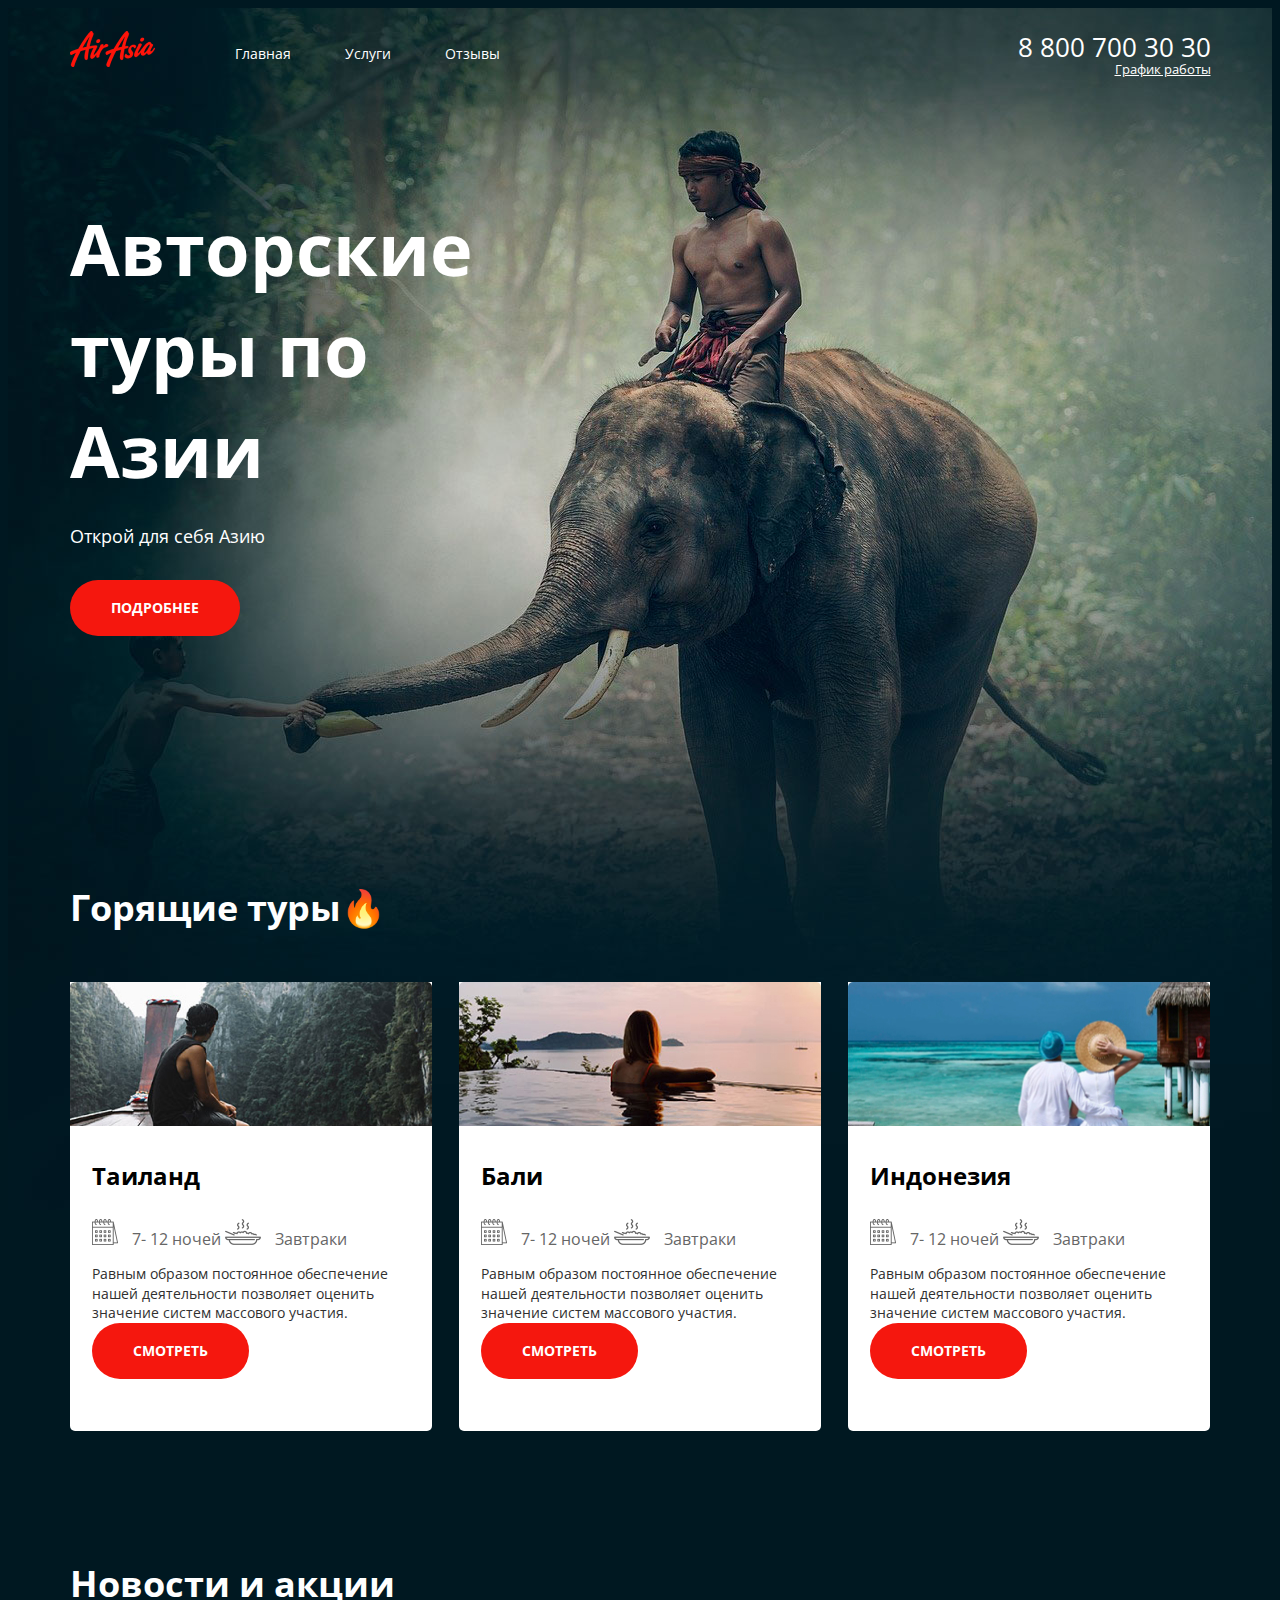
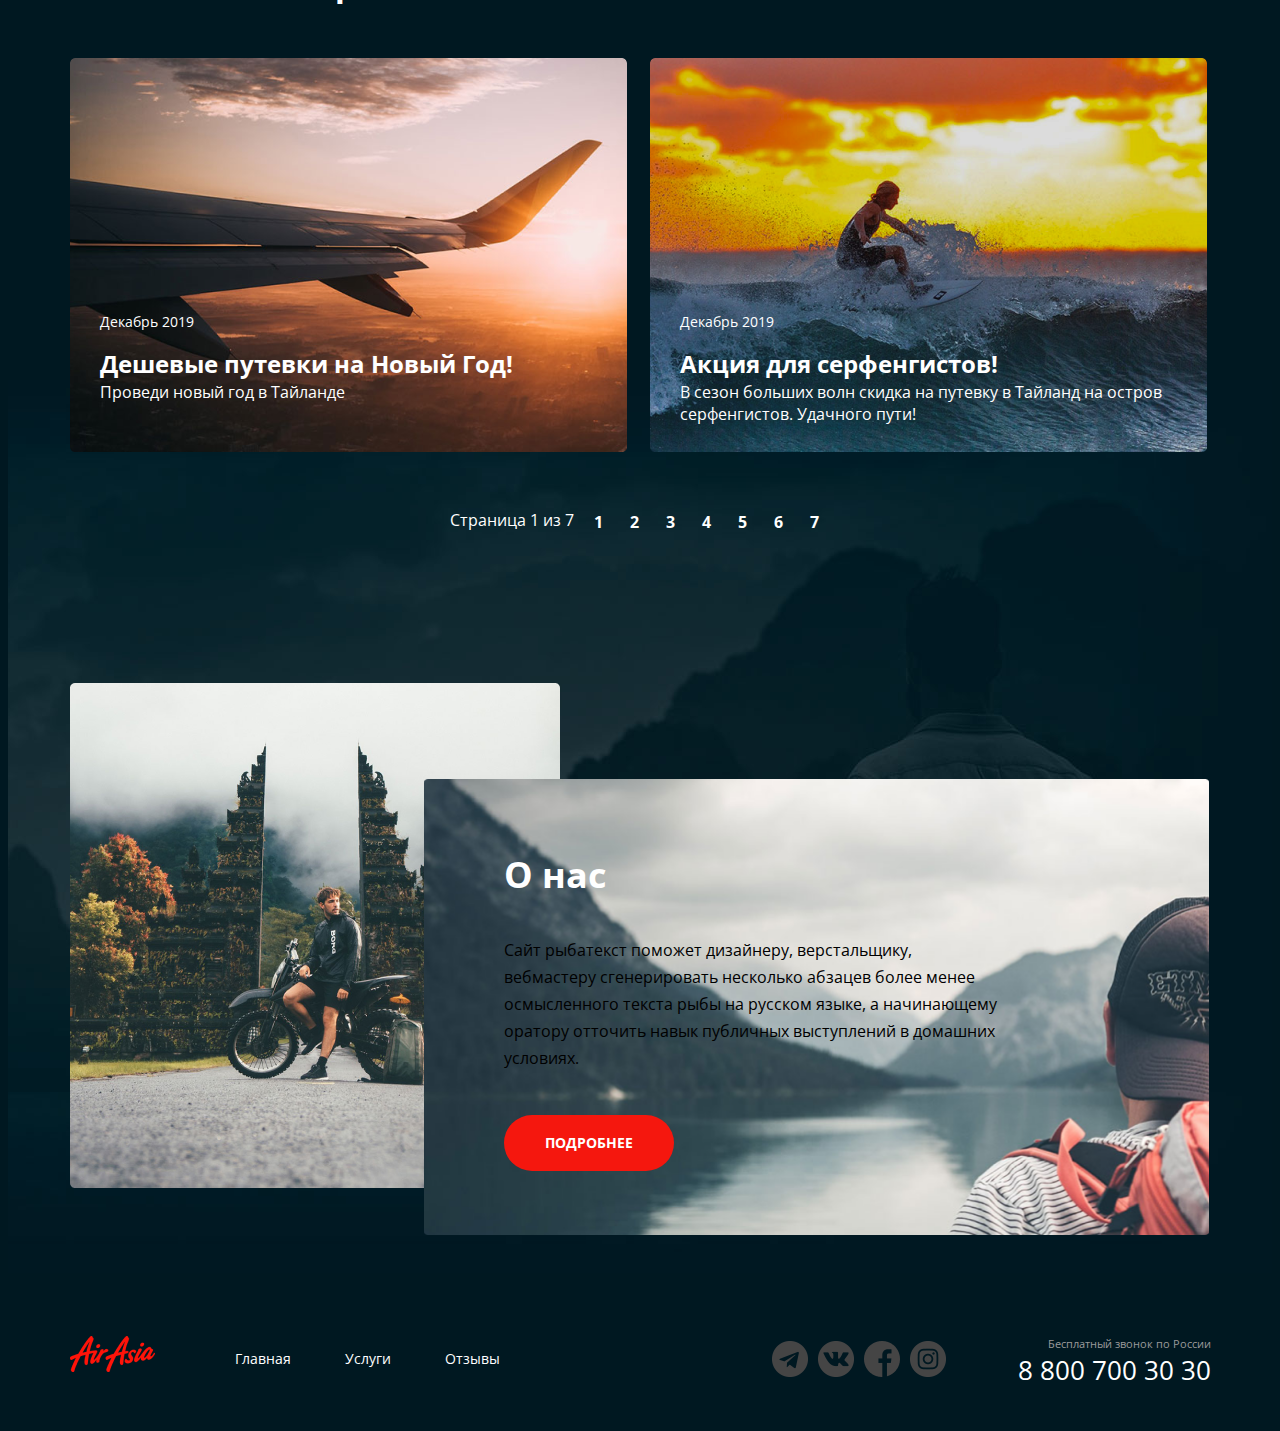
<file: index.html>
<!DOCTYPE html>
<html lang="ru">

<head>
    <meta charset="UTF-8">
    <meta http-equiv="X-UA-Compatible" content="IE=edge">
    <meta name="viewport" content="width=device-width, initial-scale=1.0">
    <link rel="preconnect" href="https://fonts.googleapis.com">
    <link rel="preconnect" href="https://fonts.gstatic.com" crossorigin>
    <link href="https://fonts.googleapis.com/css2?family=Open+Sans:wght@400;700&display=swap" rel="stylesheet">
    <link rel="stylesheet" href="./main.css">
    <title>AirAsia</title>
</head>

<body>
    <div class="wrapper main-page-wrapper">

        <section class="hero">
            <div class="container hero">
                <header class="header">
                    <a href="/" class="logo">
                        <img src="/Img/logo.png" alt="AirAsiaLogo" class="logo__img">
                    </a>
                    <nav class="menu">
                        <ul class="menu__list">
                            <li class="menu__item"><a href="" class="menu__link">Главная</a> </li>
                            <li class="menu__item"><a href="" class="menu__link">Услуги</a> </li>
                            <li class="menu__item"><a href="" class="menu__link">Отзывы</a> </li>
                        </ul>
                    </nav>
                    <address class="contacts">
                        <a href="+78007003030" class="contacts__phone">8 800 700 30 30</a>
                        <div class="contacts__dropdown-title">График работы</div>
                    </address>
                </header>
                <div class="hero__content">
                    <div class="hero__text-section">
                        <h1 class="hero__title">Авторские туры по Азии</h1>
                        <h4 class="hero__subtitle">Открой для себя Азию</h4>
                        <a href="" class="btn">Подробнее</a>
                    </div>
                </div>
            </div>
        </section>

        <section class="section">
            <div class="container tour">
                <h2 class="section__title">Горящие туры🔥</h2>
                <ul class="tour__item">
                    <li class="tour__list-item">
                        <div class="tour__header">
                            <img src="/Img/river.jpg" alt="">
                        </div>
                        <div class="tour__content">
                            <div class="tour__title">Таиланд</div>
                           <div class="tour__icon-cell">
                                <div class="tour__cell">
                                    <div class="tour__icon">
                                        <img src="/Img/calendar.png" alt="">
                                    </div>
                                    <div class="icon__text">7- 12 ночей</div>
                                </div>
                                <div class="tour__cell">
                                    <div class="tour__icon">
                                        <img src="/Img/meal.png" alt=""></div>
                                    <div class="icon__text">Завтраки</div>
                                </div>
                           </div>
                            <div class="tour__text">Равным образом постоянное обеспечение нашей деятельности позволяет
                                оценить значение систем массового участия.</div>
                            <a href="#" class="btn">Смотреть</a>
                        </div>
                    </li>
                    <li class="tour__list-item">
                        <div class="tour__header">
                            <img src="/Img/pool.jpg" alt="">
                        </div>
                        <div class="tour__content">
                            <div class="tour__title">Бали</div>
                            <div class="tour__subs">
                                <div class="tour__icon">
                                    <img src="/Img/calendar.png" alt="">
                                </div>
                                <div class="icon__text">7- 12 ночей</div>
                                <div class="tour__icon">
                                    <img src="/Img/meal.png" alt="">
                                </div>
                                <div class="icon__text">Завтраки</div>
                            </div>
                            <div class="tour__text">Равным образом постоянное обеспечение нашей деятельности позволяет
                                оценить значение систем массового участия.
                            </div>
                            <a href="#" class="btn">Смотреть</a>
                        </div>
                    </li>
                    <li class="tour__list-item">
                        <div class="tour__header">
                            <img src="/Img/ocean.jpg" alt="">
                        </div>
                        <div class="tour__content">
                            <div class="tour__title">Индонезия</div>
                            <div class="tour__subs">
                                <div class="tour__icon">
                                    <img src="/Img/calendar.png" alt="">
                                </div>
                                <div class="icon__text">7- 12 ночей</div>
                                <div class="tour__icon">
                                    <img src="/Img/meal.png" alt="">
                                </div>
                                <div class="icon__text">Завтраки</div>
                            </div>
                            <div class="tour__text">Равным образом постоянное обеспечение нашей деятельности позволяет
                                оценить значение систем массового участия.</div>
                            <a href="#" class="btn">Смотреть</a>
                        </div>
                    </li>
                </ul>
            </div>
        </section>

        <section class="section">
            <div class="container news">
                <h2 class="section__title">Новости и акции</h2>
                <ul class="news">
                    <li class="news__item">
                        <img src="/Img/plain.png" alt="">
                        <div class="news__text-content">
                            <div class="news__date">Декабрь 2019</div>
                            <div class="news__title">Дешевые путевки на Новый Год!</div>
                            <div class="nwes__disc">Проведи новый год в Тайланде</div>
                        </div>
                    </li>
                    <li class="news__item">
                        <img src="/Img/Surfer.png" alt="">
                        <div class="news__text-content">
                            <div class="news__date">Декабрь 2019</div>
                            <div class="news__title">Акция для серфенгистов!</div>
                            <div class="nwes__disc">В сезон больших волн скидка на путевку в Тайланд на остров
                                серфенгистов. Удачного пути!</div>
                        </div>
                    </li>
                </ul>

                <div class="pager">
                    <div class="pager__display">Страница 1 из 7</div>
                    <ul class="pager__list">
                        <li class="pager__item"> <a href="#" class="pager__link">1</a></li>
                        <li class="pager__item"> <a href="#" class="pager__link">2</a></li>
                        <li class="pager__item"> <a href="#" class="pager__link">3</a></li>
                        <li class="pager__item"> <a href="#" class="pager__link">4</a></li>
                        <li class="pager__item"> <a href="#" class="pager__link">5</a></li>
                        <li class="pager__item"> <a href="#" class="pager__link">6</a></li>
                        <li class="pager__item"> <a href="#" class="pager__link">7</a></li>
                    </ul>
                </div>
            </div>
        </section>

        <section class="section">
            <div class="container weare">
                <div class="about">
                    <div class="about__desc">
                        <h2 class="about__title">О нас</h2>
                        <div class="aboute__desc-text">
                            <p>
                                Сайт рыбатекст поможет дизайнеру, верстальщику, вебмастеру сгенерировать несколько
                                абзацев более менее осмысленного текста рыбы на русском языке, а начинающему оратору
                                отточить навык публичных выступлений в домашних условиях.
                            </p>
                        </div>
                        <a href="#" class="btn">Подробнее</a>
                    </div>
                </div>
            </div>
        </section>

        <footer class="footer-container">
            <div class="container footer1">
                <div class="footer">
                    <a href="/" class="logo">
                        <img src="/Img/logo.png" alt="AirAsiaLogo" class="logo__img">
                    </a>
                    <nav class="menu">
                        <ul class="menu__list">
                            <li class="menu__item"><a href="" class="menu__link">Главная</a> </li>
                            <li class="menu__item"><a href="" class="menu__link">Услуги</a> </li>
                            <li class="menu__item"><a href="" class="menu__link">Отзывы</a> </li>
                        </ul>
                    </nav>
                    <ul class="socials">
                        <li class="socials__item socials__item--icon-tg">
                            <a href="#" class="socials__link"></a>
                        </li>
                        <li class="socials__item socials__item--icon-vk">
                            <a href="#" class="socials__link"></a>
                        </li>
                        <li class="socials__item socials__item--icon-fb">
                            <a href="#" class="socials__link"></a>
                        </li>
                        <li class="socials__item socials__item--icon-insta">
                            <a href="#" class="socials__link"></a>
                        </li>
                    </ul>
                    <address class="contacts">
                        <div class="contacts__dics">Бесплатный звонок по России</div>
                        <a href="+78007003030" class="contacts__phone">8 800 700 30 30</a>
                    </address>
                </div>
            </div>
        </footer>
    </div>
</body>

</html>
</file>
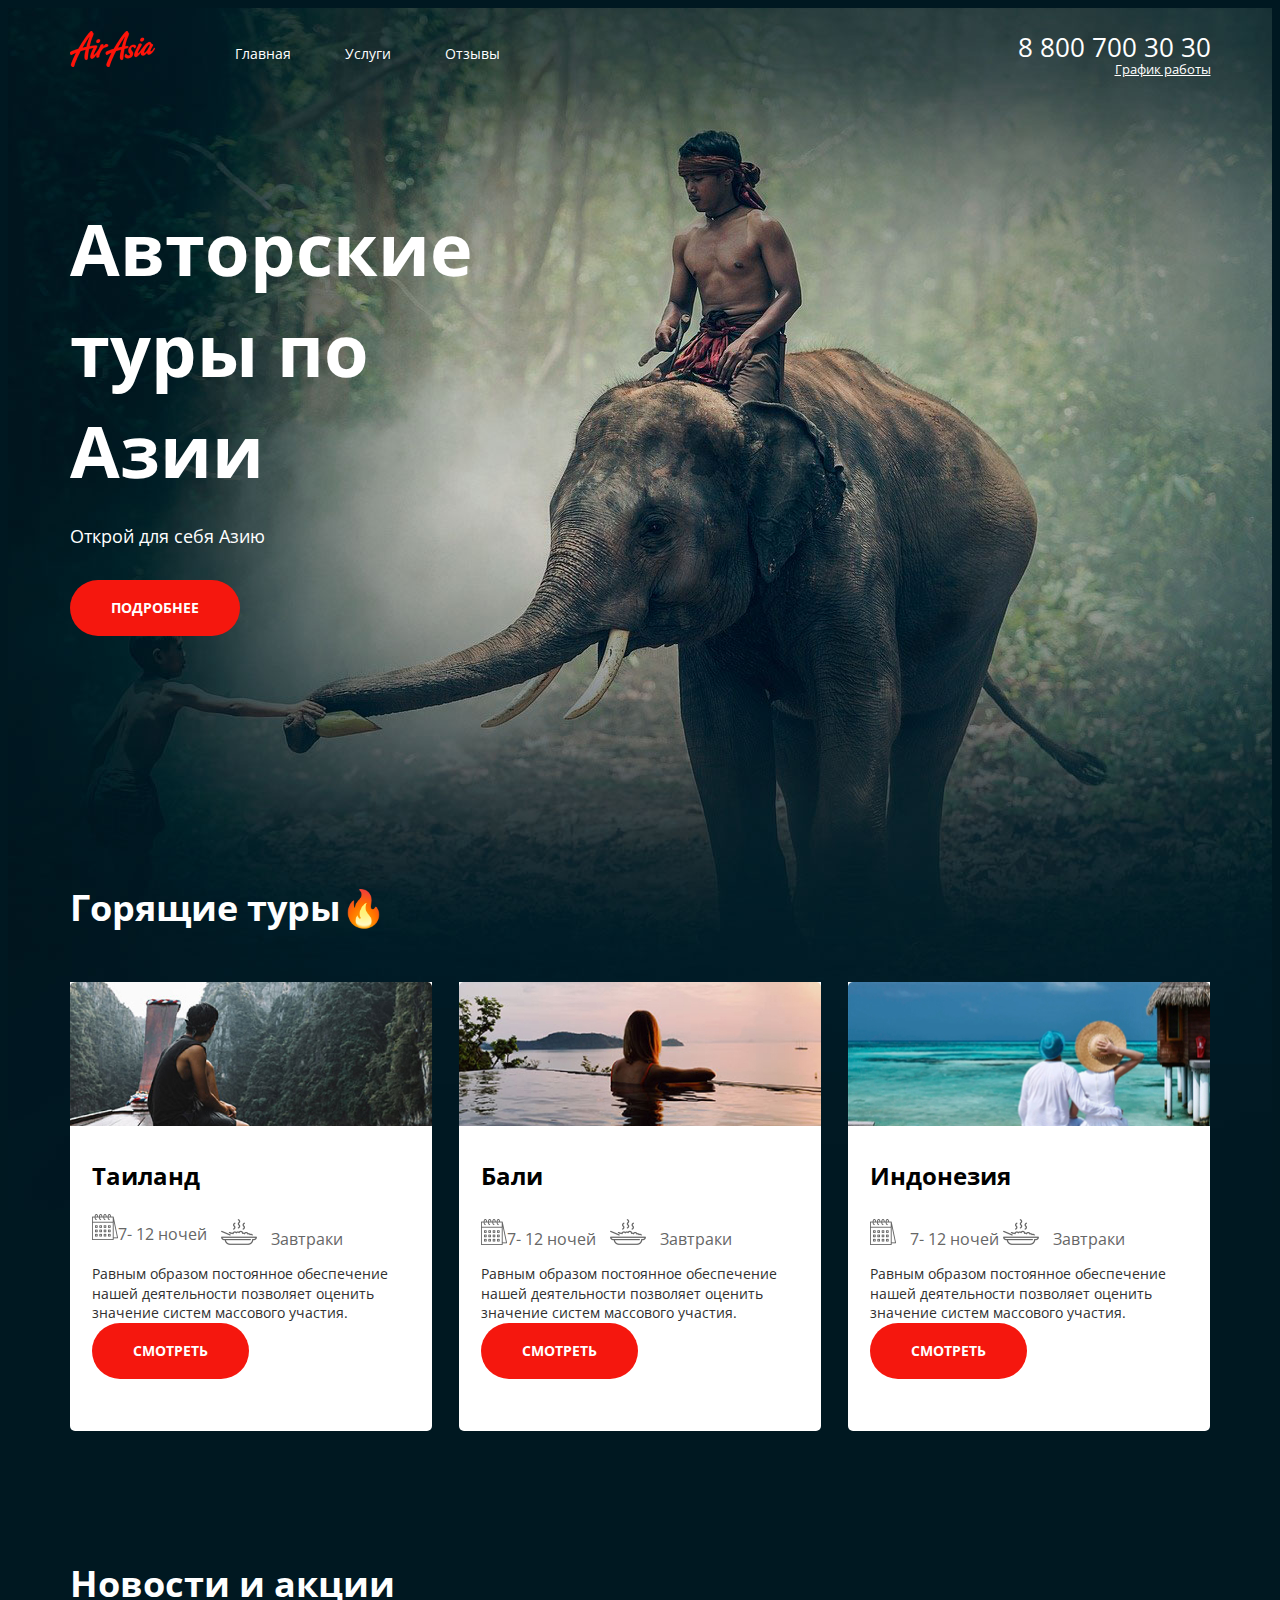
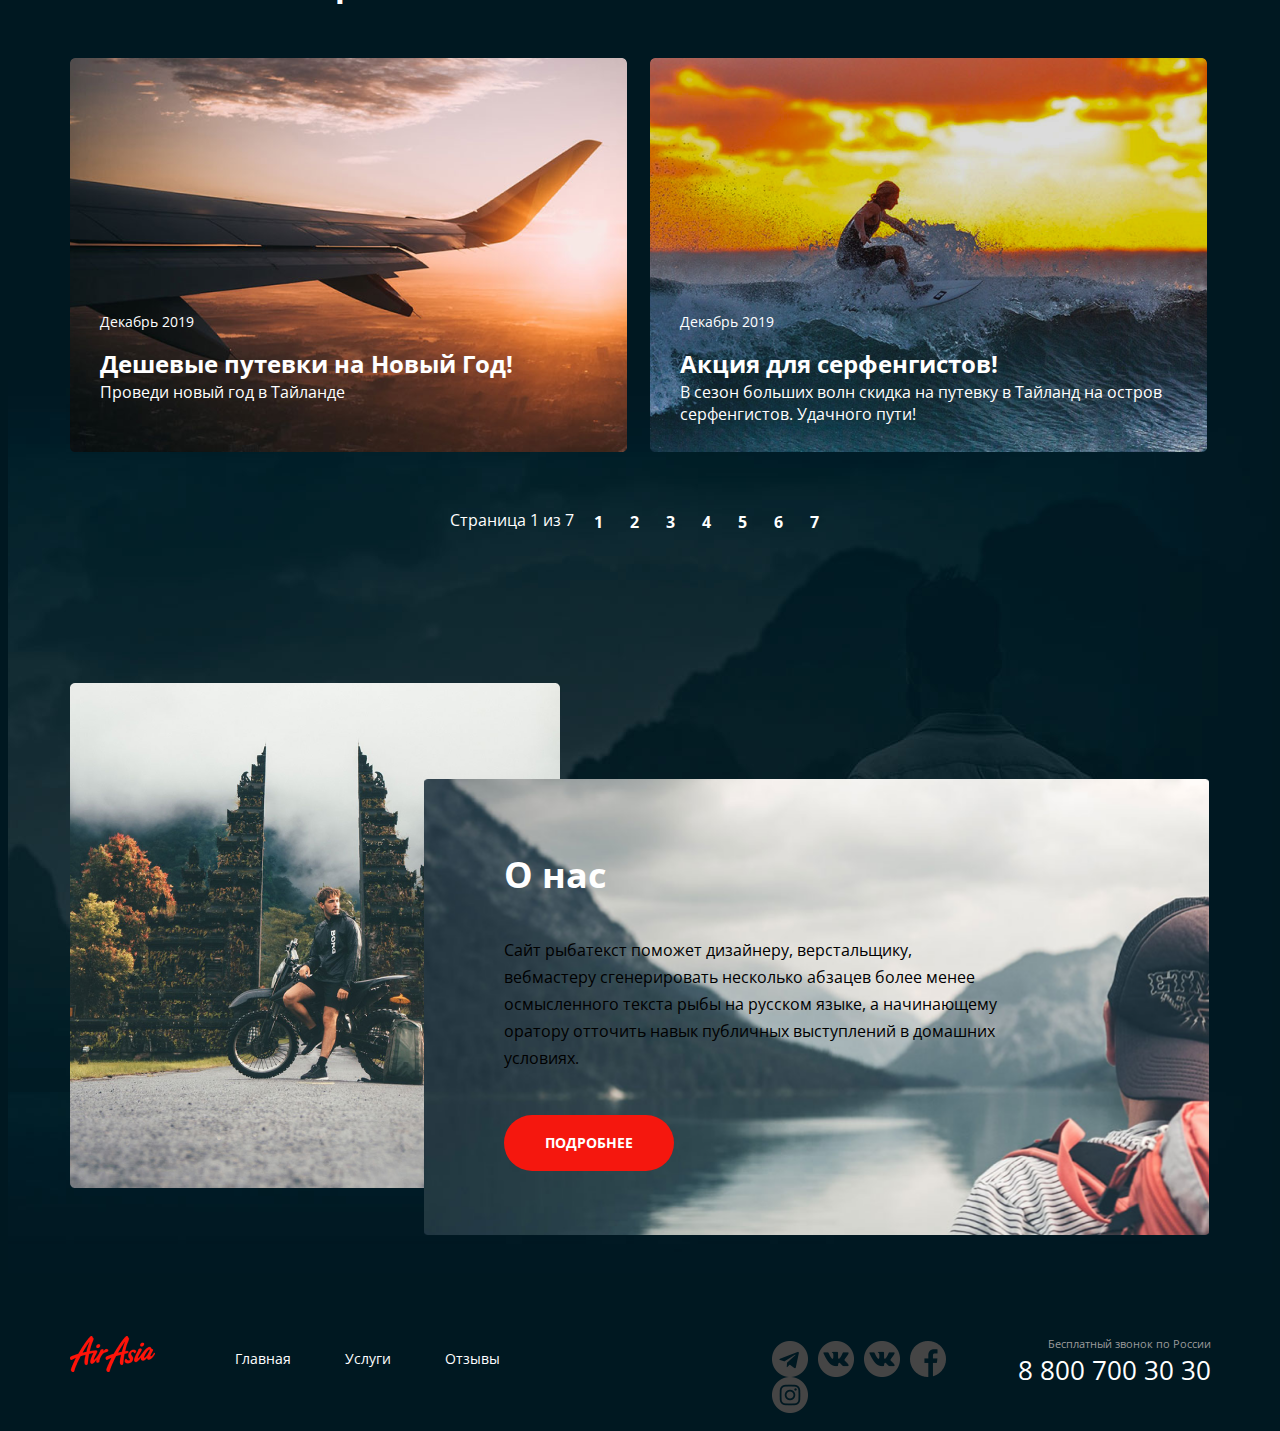
<file: asia/index.html>
<!DOCTYPE html>
<html lang="ru">

<head>
    <meta charset="UTF-8">
    <meta http-equiv="X-UA-Compatible" content="IE=edge">
    <meta name="viewport" content="width=device-width, initial-scale=1.0">
    <link rel="preconnect" href="https://fonts.googleapis.com">
    <link rel="preconnect" href="https://fonts.gstatic.com" crossorigin>
    <link href="https://fonts.googleapis.com/css2?family=Open+Sans:wght@400;700&display=swap" rel="stylesheet">
    <link rel="stylesheet" href="./main.css">
    <title>AirAsia</title>
</head>

<body>
    <div class="wrapper main-page-wrapper">

        <section class="hero">
            <div class="container hero">
                <header class="header">
                    <a href="/" class="logo">
                        <img src="./Img/logo.png" alt="AirAsiaLogo" class="logo__img">
                    </a>
                    <nav class="menu">
                        <ul class="menu__list">
                            <li class="menu__item"><a href="" class="menu__link">Главная</a> </li>
                            <li class="menu__item"><a href="" class="menu__link">Услуги</a> </li>
                            <li class="menu__item"><a href="" class="menu__link">Отзывы</a> </li>
                        </ul>
                    </nav>
                    <address class="contacts">
                        <a href="+78007003030" class="contacts__phone">8 800 700 30 30</a>
                        <div class="contacts__dropdown-title">График работы</div>
                    </address>
                </header>
                <div class="hero__content">
                    <div class="hero__text-section">
                        <h1 class="hero__title">Авторские туры по Азии</h1>
                        <h4 class="hero__subtitle">Открой для себя Азию</h4>
                        <a href="" class="btn">Подробнее</a>
                    </div>
                </div>
            </div>
        </section>

        <section class="section">
            <div class="container tour">
                <h2 class="section__title">Горящие туры🔥</h2>
                <ul class="tour__item">
                    <li class="tour__list-item">
                        <div class="tour__header">
                            <img src="./Img/river.jpg" alt="TailangImg">
                        </div>
                        <div class="tour__content">
                            <div class="tour__title">Таиланд</div>
                           <div class="tour__icon-cell">
                                <div class="tour__cell">
                                    <div class="tour__icon">
                                        <img src="./Img/calendar.png" alt="CalenadrLogo>
                                    </div>
                                    <div class="icon__text">7- 12 ночей</div>
                                </div>
                                <div class="tour__cell">
                                    <div class="tour__icon">
                                        <img src="./Img/meal.png" alt="MealLogo"></div>
                                    <div class="icon__text">Завтраки</div>
                                </div>
                           </div>
                            <div class="tour__text">Равным образом постоянное обеспечение нашей деятельности позволяет
                                оценить значение систем массового участия.</div>
                            <a href="#" class="btn">Смотреть</a>
                        </div>
                    </li>
                    <li class="tour__list-item">
                        <div class="tour__header">
                            <img src="./Img/pool.jpg" alt="BaliImg">
                        </div>
                        <div class="tour__content">
                            <div class="tour__title">Бали</div>
                            <div class="tour__subs">
                                <div class="tour__icon">
                                    <img src="./Img/calendar.png" alt="CalenadrLogo>
                                </div>
                                <div class="icon__text">7- 12 ночей</div>
                                <div class="tour__icon">
                                    <img src="./Img/meal.png" alt="MealLogo">
                                </div>
                                <div class="icon__text">Завтраки</div>
                            </div>
                            <div class="tour__text">Равным образом постоянное обеспечение нашей деятельности позволяет
                                оценить значение систем массового участия.
                            </div>
                            <a href="#" class="btn">Смотреть</a>
                        </div>
                    </li>
                    <li class="tour__list-item">
                        <div class="tour__header">
                            <img src="./Img/ocean.jpg" alt="IndonesiaLogo">
                        </div>
                        <div class="tour__content">
                            <div class="tour__title">Индонезия</div>
                            <div class="tour__subs">
                                <div class="tour__icon">
                                    <img src="./Img/calendar.png" alt="CalenadrLogo">
                                </div>
                                <div class="icon__text">7- 12 ночей</div>
                                <div class="tour__icon">
                                    <img src="./Img/meal.png" alt="MealLogo">
                                </div>
                                <div class="icon__text">Завтраки</div>
                            </div>
                            <div class="tour__text">Равным образом постоянное обеспечение нашей деятельности позволяет
                                оценить значение систем массового участия.</div>
                            <a href="#" class="btn">Смотреть</a>
                        </div>
                    </li>
                </ul>
            </div>
        </section>

        <section class="section">
            <div class="container news">
                <h2 class="section__title">Новости и акции</h2>
                <ul class="news">
                    <li class="news__item">
                        <img src="./Img/plain.png" alt="NewsImg">
                        <div class="news__text-content">
                            <div class="news__date">Декабрь 2019</div>
                            <div class="news__title">Дешевые путевки на Новый Год!</div>
                            <div class="nwes__disc">Проведи новый год в Тайланде</div>
                        </div>
                    </li>
                    <li class="news__item">
                        <img src="./Img/Surfer.png" alt="NewsImg">
                        <div class="news__text-content">
                            <div class="news__date">Декабрь 2019</div>
                            <div class="news__title">Акция для серфенгистов!</div>
                            <div class="nwes__disc">В сезон больших волн скидка на путевку в Тайланд на остров
                                серфенгистов. Удачного пути!</div>
                        </div>
                    </li>
                </ul>

                <div class="pager">
                    <div class="pager__display">Страница 1 из 7</div>
                    <ul class="pager__list">
                        <li class="pager__item"> <a href="#" class="pager__link">1</a></li>
                        <li class="pager__item"> <a href="#" class="pager__link">2</a></li>
                        <li class="pager__item"> <a href="#" class="pager__link">3</a></li>
                        <li class="pager__item"> <a href="#" class="pager__link">4</a></li>
                        <li class="pager__item"> <a href="#" class="pager__link">5</a></li>
                        <li class="pager__item"> <a href="#" class="pager__link">6</a></li>
                        <li class="pager__item"> <a href="#" class="pager__link">7</a></li>
                    </ul>
                </div>
            </div>
        </section>

        <section class="section">
            <div class="container weare">
                <div class="about">
                    <div class="about__desc">
                        <h2 class="about__title">О нас</h2>
                        <div class="aboute__desc-text">
                            <p>
                                Сайт рыбатекст поможет дизайнеру, верстальщику, вебмастеру сгенерировать несколько
                                абзацев более менее осмысленного текста рыбы на русском языке, а начинающему оратору
                                отточить навык публичных выступлений в домашних условиях.
                            </p>
                        </div>
                        <a href="#" class="btn">Подробнее</a>
                    </div>
                </div>
            </div>
        </section>

        <footer class="footer-container">
            <div class="container footer1">
                <div class="footer">
                    <a href="/" class="logo">
                        <img src="/Img/logo.png" alt="AirAsiaLogo" class="logo__img">
                    </a>
                    <nav class="menu">
                        <ul class="menu__list">
                            <li class="menu__item"><a href="" class="menu__link">Главная</a> </li>
                            <li class="menu__item"><a href="" class="menu__link">Услуги</a> </li>
                            <li class="menu__item"><a href="" class="menu__link">Отзывы</a> </li>
                        </ul>
                    </nav>
                    <ul class="socials">
                        <li class="socials__item socials__item--icon-tg">
                            <a href="#" class="socials__link"></a>
                        </li>
                        <li class="socials__item socials__item--icon-vk">
                            <a href="#" class="socials__link"></a>
                        </li>
                        <li class="socials__item socials__item--icon-vk">
                            <a href="#" class="socials__link"></a>
                        </li>
                        <li class="socials__item socials__item--icon-fb">
                            <a href="#" class="socials__link"></a>
                        </li>
                        <li class="socials__item socials__item--icon-insta">
                            <a href="#" class="socials__link"></a>
                        </li>
                    </ul>
                    <address class="contacts">
                        <div class="contacts__dics">Бесплатный звонок по России</div>
                        <a href="+78007003030" class="contacts__phone">8 800 700 30 30</a>
                    </address>
                </div>
            </div>
        </footer>
    </div>
</body>

</html>
</file>
<file: main.css>
body {
    font-family: "Open Sans", Helvetica, sans-serif;
    color: #fff;
    font-size: 16px;
    line-height: 1.42;
    background: #001821;
    -webkit-font-smoothing: antiliased;
    -moz-osx-font-smoothing: grayscale;
}

a {
    color: inherit;
}

ul {
    padding: 0;
    margin: 0;
}

ul li {
    list-style: none;
}

h1, h2, h3, h4, h5, h6 {
    margin: 0;
    font-weight: normal;
}

.main-page-wrapper {
    background: url(/Img/background1.png) center top no-repeat, url(/Img/backgroud2.png) right -10px bottom 150px no-repeat;
}

.container {
    margin: 0 auto;
    width: 1141px;
    margin-bottom: 246px;
}

.header {
    height: 90px;
    position: relative;
    margin-bottom: 100px;
}

.logo {
    display: block;
    position: absolute;
    top: 23px; 
    left: 0px;
}

.menu {
    position: absolute;
    top: 33px;
    left: 165px;

}

.contacts {
    position: absolute;
    top: 26px;
    right: 0px;
}

.menu__item {
    display: inline-block;
    vertical-align: middle;
    margin-right: 50px;
}

.menu__item:last-child {
    margin-right: 0;
}

.menu__link {
    font-size: 14px;
    text-decoration: none;
}

.menu__link:hover {
    color: #DA0100;    ;
}

.contacts {
    font-style: normal;
    text-align: right;
    top: 25px;
    right: 0px;
    line-height: 1.1;
}

.contacts__phone {
    text-decoration: none;
    font-size: 26px;
}

.contacts__dropdown-title {
    font-size: 13px;
    text-decoration: underline;
    /*color: #DA0100*/
}

.hero__text-section {
    width: 511px;
}

.hero__title {
    font-size: 72px;
    font-weight: bold;
    line-height: 1.4;
    margin-bottom: 24px;
}

.hero__subtitle {
    font-size: 18px;
    font-weight: normal;
    margin-bottom: 30px;
}

.btn {
    background: #F5170E;
    border-radius: 35px;
    padding: 18px 41px;
    color: #fff;
    font-weight: 700;
    text-transform: uppercase;
    text-decoration: none;
    display: inline-block;
    font-size: 14px;
}

.btn:hover {
    background: #DA0100;
}

.section {   
    margin-bottom: 58px;
}

.container.tour {
    margin-bottom: 127px;
}

.section__title {
    font-size: 36px;
    font-weight: 700;
    margin-bottom: 49px;
}

.tour__list-item {
    min-height: 449px;
    background: #fff;
    border-radius: 0px 0px 5px 5px;
    display: inline-block;
    margin-right: 23px;
    width: 362px;
}

.tour__list-item:last-child {
    margin-right: 0px;
}

.tour__header {
    min-height: 144px;
    position: relative;
}

.tour__title {
    margin-bottom: 21px;
}

.tour__content {
    padding: 27px 22px;
    color: #666666;
}

.tour__title {
    color: #000;
    font-size: 24px;
    font-weight: bold;
}


.tour__cell {
    display: inline-block;
    vertical-align: top;
    position: relative;
    text-align: center;
}

.tour__icon {
    display: inline-block;
    margin-right: 10px;
}

.icon__text {
    display: inline-block;
    line-height: 50px; 
}

.tour__text {
    color: #303030;
    font-size: 14px;
}

.news__item {
    display: inline-block;
    width: 557px;
    vertical-align: top;
    position: relative;
    border-radius: 5px;
    overflow: hidden;
    margin-right: 19px;
    }

.news__item:last-child {
    margin-right: 0px;
}

.news__cover {
    display: block;
    width: 100%;
    height: 100%;
    object-fit: cover;
}

.news__text-content {
    position: absolute;
    left: 0;
    right: 0;
    bottom: 0;
    padding: 0px 30px;
    min-height: 146px;
}

.news__date {
    font-size: 14px;
    margin-bottom: 15px;
}

.news__title {
    font-size: 24px;
    font-weight: 700;
}

.pager {
    text-align: center;
    margin-top: 47px;
}

.pager__display,.pager__list {
    display: inline-block;
    vertical-align: middle;
    font-size: 16px;
    font-weight: 400;
}

.pager__display {
    margin-right: 4px;
}

.pager__item {
    display: inline-block;
    vertical-align: middle;
}

.pager__link {
    display: block;
    width: 32px;
    height: 32px;
    border-radius: 50%;
    text-decoration: none;
    font-weight: bold;
    line-height: 35px;
}

.pager__link:hover {
    background: #fff;
    color: #F5170E;
}

.container.news {
    margin-bottom: 146px;
}

.container.weare {
    margin-bottom: 78px;
}

.about:before,.about__desc {
    display: inline-block;
    vertical-align: top;
}

.about:before {
    content: "";
    display: inline-block;
    width: 490px;
    height: 505px;
    background: url(./Img/gates.png) center center / cover no-repeat;
}

.about__desc {
    content: "";
    background: url(./Img/mountains.png) center center / cover;
    padding: 70px 80px;
    width: 625px;
    height: 316px;
    margin-left: -140px;
    margin-top: 96px;
}

.about__title {
    font-weight: bold;
    font-size: 36px;
    margin-bottom: 37px;
}
.aboute__desc-text {
    margin-bottom: 43px;
    line-height: 27px;
    color: #000;
    width: 500px;
}

.aboute__desc-text p {
    margin-bottom: 20px;
}

.aboute__desc-text p:last-child {
    margin-bottom: 0px;
}

.container.footer1 {
    margin-bottom: 0px;
}

.footer {
    height: 110px;
    position: relative;
}
 
.contacts__dics {
    font-size: 11px;
    color: #9A9A9A;
    margin-bottom: 6px;
}

.socials__item {
    display: inline-block;
    vertical-align: middle;
    margin-right: 6px;
}

.socials {
    top: 28px;
    right: 259px;
    width: 180px;
    position: absolute;
}

.socials__item:last-child {
    margin-right: 0px;
}

.socials__link {
    display: block;
    text-decoration: none;
    width: 36px;
    height: 36px;
}

.socials__item--icon-tg .socials__link {
    background-image: url(./Img/icons/t.png);
}

.socials__item--icon-tg .socials__link:hover {
    background-image: url(./Img/icons/t-hover.png);
}
.socials__item--icon-vk .socials__link {
    background-image: url(./Img/icons/vk.png);
}

.socials__item--icon-vk .socials__link:hover {
    background-image: url(./Img/icons/vk-hover.png);
}
.socials__item--icon-fb .socials__link {
    background-image: url(./Img/icons/fb.png);
}

.socials__item--icon-fb .socials__link:hover {
    background-image: url(./Img/icons/fb-hover.png);
}
.socials__item--icon-insta .socials__link {
    background-image: url(./Img/icons/in.png);
}

.socials__item--icon-insta .socials__link:hover {
    background-image: url(./Img/icons/in-hover.png);
}
</file>
<file: asia/main.css>
body {
    font-family: "Open Sans", Helvetica, sans-serif;
    color: #fff;
    font-size: 16px;
    line-height: 1.42;
    background: #001821;
    -webkit-font-smoothing: antiliased;
    -moz-osx-font-smoothing: grayscale;
}

a {
    color: inherit;
}

ul {
    padding: 0;
    margin: 0;
}

ul li {
    list-style: none;
}

h1, h2, h3, h4, h5, h6 {
    margin: 0;
    font-weight: normal;
}

.main-page-wrapper {
    background: url(/Img/background1.png) center top no-repeat, url(/Img/backgroud2.png) right -10px bottom 150px no-repeat;
}

.container {
    margin: 0 auto;
    width: 1141px;
    margin-bottom: 246px;
}

.header {
    height: 90px;
    position: relative;
    margin-bottom: 100px;
}

.logo {
    display: block;
    position: absolute;
    top: 23px; 
    left: 0px;
}

.menu {
    position: absolute;
    top: 33px;
    left: 165px;

}

.contacts {
    position: absolute;
    top: 26px;
    right: 0px;
}

.menu__item {
    display: inline-block;
    vertical-align: middle;
    margin-right: 50px;
}

.menu__item:last-child {
    margin-right: 0;
}

.menu__link {
    font-size: 14px;
    text-decoration: none;
}

.menu__link:hover {
    color: #DA0100;    ;
}

.contacts {
    font-style: normal;
    text-align: right;
    top: 25px;
    right: 0px;
    line-height: 1.1;
}

.contacts__phone {
    text-decoration: none;
    font-size: 26px;
}

.contacts__dropdown-title {
    font-size: 13px;
    text-decoration: underline;
    /*color: #DA0100*/
}

.hero__text-section {
    width: 511px;
}

.hero__title {
    font-size: 72px;
    font-weight: bold;
    line-height: 1.4;
    margin-bottom: 24px;
}

.hero__subtitle {
    font-size: 18px;
    font-weight: normal;
    margin-bottom: 30px;
}

.btn {
    background: #F5170E;
    border-radius: 35px;
    padding: 18px 41px;
    color: #fff;
    font-weight: 700;
    text-transform: uppercase;
    text-decoration: none;
    display: inline-block;
    font-size: 14px;
}

.btn:hover {
    background: #DA0100;
}

.section {   
    margin-bottom: 58px;
}

.container.tour {
    margin-bottom: 127px;
}

.section__title {
    font-size: 36px;
    font-weight: 700;
    margin-bottom: 49px;
}

.tour__list-item {
    min-height: 449px;
    background: #fff;
    border-radius: 0px 0px 5px 5px;
    display: inline-block;
    margin-right: 23px;
    width: 362px;
}

.tour__list-item:last-child {
    margin-right: 0px;
}

.tour__header {
    min-height: 144px;
    position: relative;
}

.tour__title {
    margin-bottom: 21px;
}

.tour__content {
    padding: 27px 22px;
    color: #666666;
}

.tour__title {
    color: #000;
    font-size: 24px;
    font-weight: bold;
}


.tour__cell {
    display: inline-block;
    vertical-align: top;
    position: relative;
    text-align: center;
}

.tour__icon {
    display: inline-block;
    margin-right: 10px;
}

.icon__text {
    display: inline-block;
    line-height: 50px; 
}

.tour__text {
    color: #303030;
    font-size: 14px;
}

.news__item {
    display: inline-block;
    width: 557px;
    vertical-align: top;
    position: relative;
    border-radius: 5px;
    overflow: hidden;
    margin-right: 19px;
    }

.news__item:last-child {
    margin-right: 0px;
}

.news__cover {
    display: block;
    width: 100%;
    height: 100%;
    object-fit: cover;
}

.news__text-content {
    position: absolute;
    left: 0;
    right: 0;
    bottom: 0;
    padding: 0px 30px;
    min-height: 146px;
}

.news__date {
    font-size: 14px;
    margin-bottom: 15px;
}

.news__title {
    font-size: 24px;
    font-weight: 700;
}

.pager {
    text-align: center;
    margin-top: 47px;
}

.pager__display,.pager__list {
    display: inline-block;
    vertical-align: middle;
    font-size: 16px;
    font-weight: 400;
}

.pager__display {
    margin-right: 4px;
}

.pager__item {
    display: inline-block;
    vertical-align: middle;
}

.pager__link {
    display: block;
    width: 32px;
    height: 32px;
    border-radius: 50%;
    text-decoration: none;
    font-weight: bold;
    line-height: 35px;
}

.pager__link:hover {
    background: #fff;
    color: #F5170E;
}

.container.news {
    margin-bottom: 146px;
}

.container.weare {
    margin-bottom: 78px;
}

.about:before,.about__desc {
    display: inline-block;
    vertical-align: top;
}

.about:before {
    content: "";
    display: inline-block;
    width: 490px;
    height: 505px;
    background: url(./Img/gates.png) center center / cover no-repeat;
}

.about__desc {
    content: "";
    background: url(./Img/mountains.png) center center / cover;
    padding: 70px 80px;
    width: 625px;
    height: 316px;
    margin-left: -140px;
    margin-top: 96px;
}

.about__title {
    font-weight: bold;
    font-size: 36px;
    margin-bottom: 37px;
}
.aboute__desc-text {
    margin-bottom: 43px;
    line-height: 27px;
    color: #000;
    width: 500px;
}

.aboute__desc-text p {
    margin-bottom: 20px;
}

.aboute__desc-text p:last-child {
    margin-bottom: 0px;
}

.container.footer1 {
    margin-bottom: 0px;
}

.footer {
    height: 110px;
    position: relative;
}
 
.contacts__dics {
    font-size: 11px;
    color: #9A9A9A;
    margin-bottom: 6px;
}

.socials__item {
    display: inline-block;
    vertical-align: middle;
    margin-right: 6px;
}

.socials {
    top: 28px;
    right: 259px;
    width: 180px;
    position: absolute;
}

.socials__item:last-child {
    margin-right: 0px;
}

.socials__link {
    display: block;
    text-decoration: none;
    width: 36px;
    height: 36px;
}

.socials__item--icon-tg .socials__link {
    background-image: url(./Img/icons/t.png);
}

.socials__item--icon-tg .socials__link:hover {
    background-image: url(./Img/icons/t-hover.png);
}
.socials__item--icon-vk .socials__link {
    background-image: url(./Img/icons/vk.png);
}

.socials__item--icon-vk .socials__link:hover {
    background-image: url(./Img/icons/vk-hover.png);
}
.socials__item--icon-fb .socials__link {
    background-image: url(./Img/icons/fb.png);
}

.socials__item--icon-fb .socials__link:hover {
    background-image: url(./Img/icons/fb-hover.png);
}
.socials__item--icon-insta .socials__link {
    background-image: url(./Img/icons/in.png);
}

.socials__item--icon-insta .socials__link:hover {
    background-image: url(./Img/icons/in-hover.png);
}
</file>
